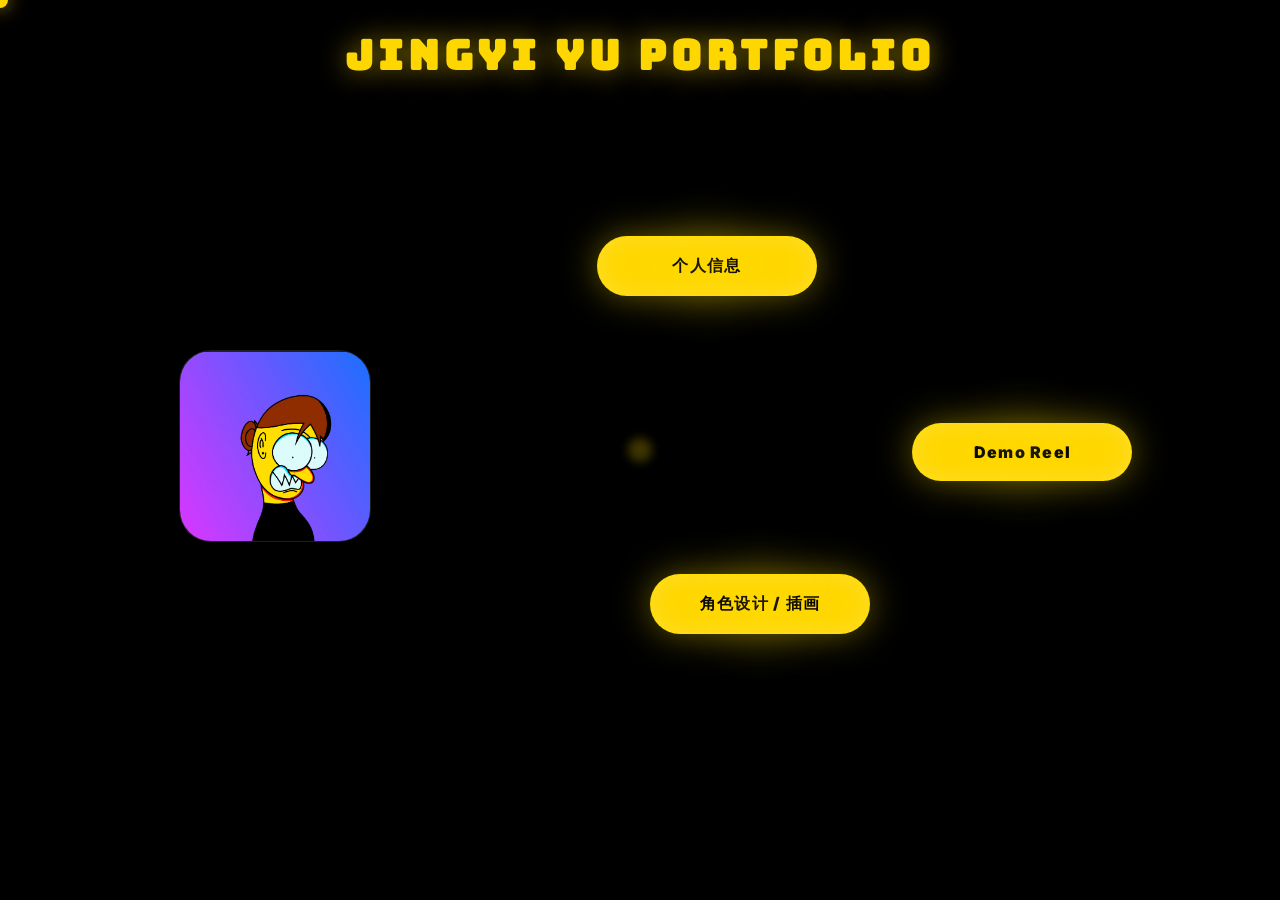
<file: index.html>
<!DOCTYPE html>
<html lang="zh-CN">
<head>
  <meta charset="UTF-8" />
  <meta name="viewport" content="width=device-width, initial-scale=1.0" />
  <title>于靖逸个人作品集</title>
  <link rel="preconnect" href="https://fonts.googleapis.com" />
  <link rel="preconnect" href="https://fonts.gstatic.com" crossorigin />
  <link href="https://fonts.googleapis.com/css2?family=Inter:wght@400;500;600;700;800&family=Bungee&display=swap" rel="stylesheet" />
  <link rel="stylesheet" href="style.css" />
</head>
<body>
  <div class="page-overlay"></div>
  <div class="custom-cursor"></div>
  <div class="landing-shell">
    <h1 class="main-title">Jingyi Yu Portfolio</h1>
    <div class="landing-layout">
      <div class="gif-panel">
        <div class="gif-frame">
          <img src="footage/Screenshot 2026-05-30 at 01.31.41.png" alt="作品背景" />
        </div>
      </div>
      <div class="button-panel">
        <a class="ring-button" href="about.html">个人信息</a>
        <a class="ring-button" href="demo.html">Demo Reel</a>
        <a class="ring-button" href="works.html">角色设计 / 插画</a>
      </div>
    </div>
  </div>
  <script src="script.js"></script>
</body>
</html>
</file>
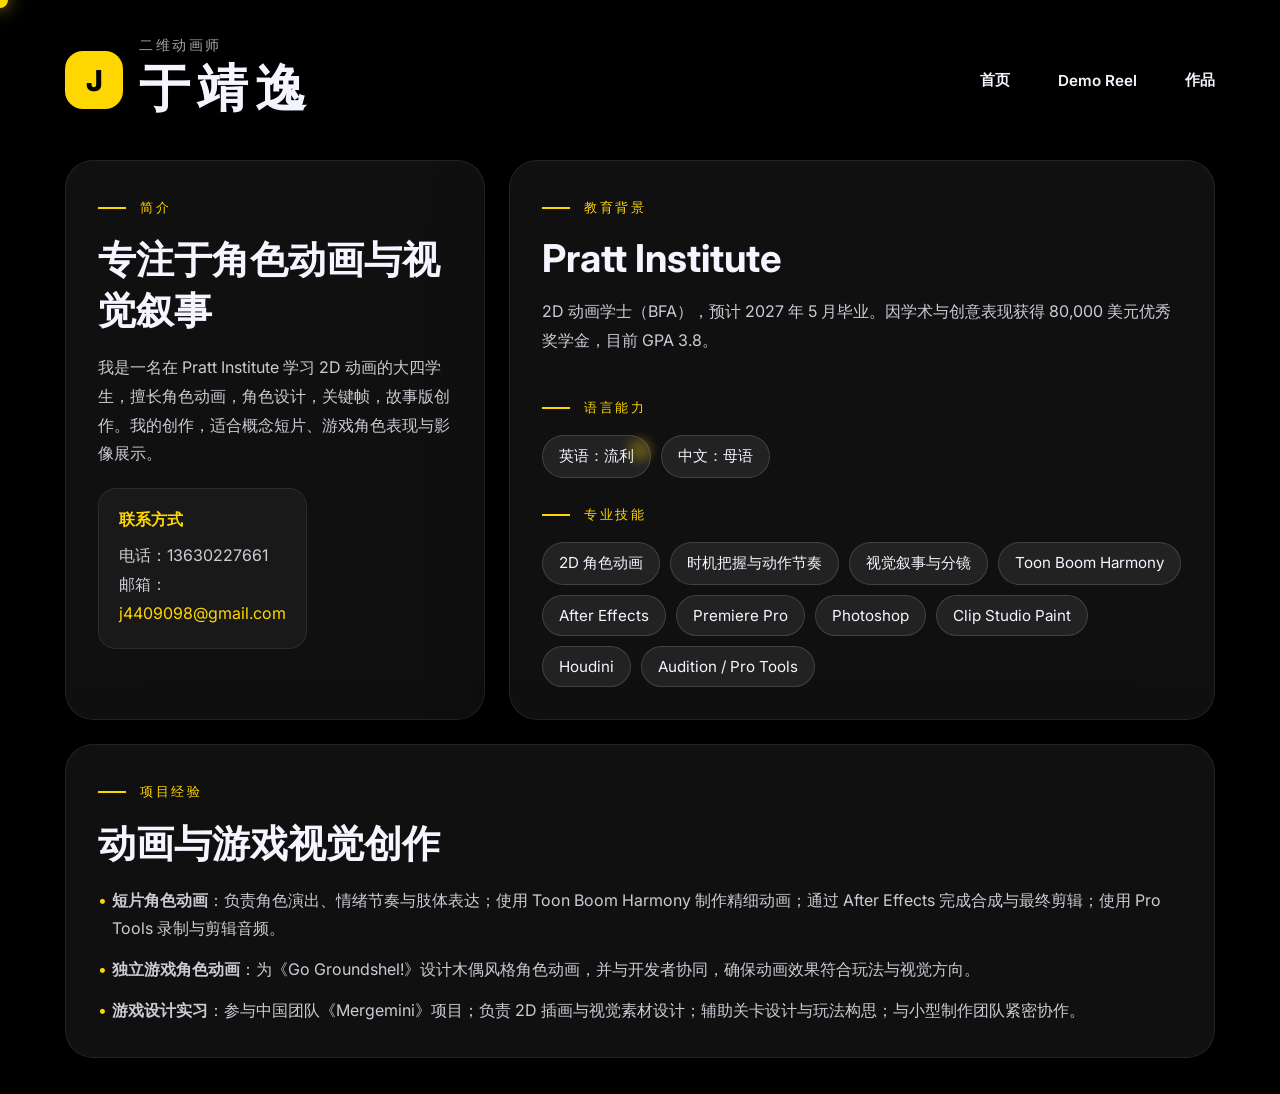
<file: about.html>
<!DOCTYPE html>
<html lang="zh-CN">
<head>
  <meta charset="UTF-8" />
  <meta name="viewport" content="width=device-width, initial-scale=1.0" />
  <title>个人信息 - 于靖逸作品集</title>
  <link rel="preconnect" href="https://fonts.googleapis.com" />
  <link rel="preconnect" href="https://fonts.gstatic.com" crossorigin />
  <link href="https://fonts.googleapis.com/css2?family=Inter:wght@400;500;600;700;800&display=swap" rel="stylesheet" />
  <link rel="stylesheet" href="style.css" />
  <style>
    body { background: #000; }
    .page-shell { min-height: 100vh; display: grid; place-items: center; padding: 36px 24px; color: #f4f5ff; }
    .site-header { width: min(1150px, 100%); display: flex; align-items: center; justify-content: space-between; gap: 20px; margin-bottom: 36px; }
    .brand { display: flex; align-items: center; gap: 16px; }
    .brand-mark { width: 58px; height: 58px; border-radius: 18px; background: #ffd700; color: #000; font-size: 1.8rem; display: grid; place-items: center; font-weight: 800; }
    .brand p { margin: 0; font-size: 0.9rem; letter-spacing: 0.18em; text-transform: uppercase; color: rgba(255,255,255,0.65); }
    .brand h1 { margin: 0; font-size: clamp(2.4rem, 4vw, 3.6rem); font-family: 'Bungee', sans-serif; letter-spacing: 0.14em; }
    .site-nav a { color: #f4f5ff; text-decoration: none; margin-left: 24px; font-weight: 600; transition: color 0.2s ease; }
    .site-nav a:hover { color: #ffd700; }
    .content-shell { width: min(1150px, 100%); display: grid; gap: 24px; }
    .profile-grid { display: grid; grid-template-columns: minmax(320px, 420px) minmax(420px, 1fr); gap: 24px; }
    .profile-card, .detail-card { background: rgba(18,18,18,0.92); border: 1px solid rgba(255,255,255,0.08); border-radius: 28px; box-shadow: 0 24px 80px rgba(0,0,0,0.45); padding: 32px; }
    .section-title { display: inline-flex; align-items: center; gap: 14px; text-transform: uppercase; letter-spacing: 0.2em; font-size: 0.82rem; color: #ffd700; margin-bottom: 18px; }
    .section-title::before { content: ''; width: 28px; height: 2px; background: #ffd700; }
    .detail-card h2, .profile-card h2 { margin: 0 0 16px; font-size: clamp(1.8rem, 3vw, 2.6rem); }
    .detail-card p, .profile-card p, .info-list li { color: rgba(244,245,255,0.82); line-height: 1.8; }
    .info-list { list-style: none; padding: 0; margin: 0; display: grid; gap: 12px; }
    .info-list li { padding-left: 14px; position: relative; }
    .info-list li::before { content: '•'; position: absolute; left: 0; color: #ffd700; }
    .info-row { display: grid; grid-template-columns: 1fr 1fr; gap: 18px; margin-top: 20px; }
    .info-block { background: rgba(255,255,255,0.04); border: 1px solid rgba(255,255,255,0.08); border-radius: 18px; padding: 20px; }
    .info-block h3 { margin: 0 0 10px; color: #ffd700; font-size: 1rem; }
    .info-block p { margin: 0; color: rgba(244,245,255,0.82); }
    .tag-list { display: flex; flex-wrap: wrap; gap: 10px; margin: 0; padding: 0; list-style: none; }
    .tag-list li { background: rgba(255,255,255,0.08); border: 1px solid rgba(255,255,255,0.14); border-radius: 999px; padding: 10px 16px; font-size: 0.95rem; }
    .cta-panel { display: flex; flex-wrap: wrap; justify-content: space-between; gap: 20px; align-items: center; background: rgba(255,255,255,0.04); border: 1px solid rgba(255,255,255,0.08); border-radius: 24px; padding: 28px 32px; margin-top: 16px; }
    .cta-panel p { margin: 0; font-size: 1rem; color: #f4f5ff; }
    .cta-panel a { color: #000; background: #ffd700; padding: 14px 26px; border-radius: 999px; text-decoration: none; font-weight: 700; }
    @media (max-width: 960px) { .profile-grid { grid-template-columns: 1fr; } .info-row { grid-template-columns: 1fr; } }
  </style>
</head>
<body>
  <div class="page-overlay"></div>
  <div class="custom-cursor"></div>
  <div class="page-shell">
    <header class="site-header">
      <div class="brand">
        <span class="brand-mark">J</span>
        <div>
          <p>二维动画师</p>
          <h1>于靖逸</h1>
        </div>
      </div>
      <nav class="site-nav">
        <a href="index.html">首页</a>
        <a href="demo.html">Demo Reel</a>
        <a href="works.html">作品</a>
      </nav>
    </header>

    <main class="content-shell">
      <div class="profile-grid">
        <section class="profile-card">
          <div class="section-title">简介</div>
          <h2>专注于角色动画与视觉叙事</h2>
          <p>我是一名在 Pratt Institute 学习 2D 动画的大四学生，擅长角色动画，角色设计，关键帧，故事版创作。我的创作，适合概念短片、游戏角色表现与影像展示。</p>

          <div class="info-row">
            <div class="info-block">
              <h3>联系方式</h3>
              <p>电话：13630227661</p>
              <p>邮箱：<a href="mailto:j4409098@gmail.com" style="color:#ffd700; text-decoration:none;">j4409098@gmail.com</a></p>
            </div>
          </div>
        </section>

        <section class="detail-card">
          <div class="section-title">教育背景</div>
          <h2>Pratt Institute</h2>
          <p>2D 动画学士（BFA），预计 2027 年 5 月毕业。因学术与创意表现获得 80,000 美元优秀奖学金，目前 GPA 3.8。</p>

          <div class="section-title" style="margin-top: 28px;">语言能力</div>
          <ul class="tag-list">
            <li>英语：流利</li>
            <li>中文：母语</li>
          </ul>

          <div class="section-title" style="margin-top: 28px;">专业技能</div>
          <ul class="tag-list">
            <li>2D 角色动画</li>
            <li>时机把握与动作节奏</li>
            <li>视觉叙事与分镜</li>
            <li>Toon Boom Harmony</li>
            <li>After Effects</li>
            <li>Premiere Pro</li>
            <li>Photoshop</li>
            <li>Clip Studio Paint</li>
            <li>Houdini</li>
            <li>Audition / Pro Tools</li>
          </ul>
        </section>
      </div>

      <section class="detail-card">
        <div class="section-title">项目经验</div>
        <h2>动画与游戏视觉创作</h2>
        <ul class="info-list">
          <li><strong>短片角色动画</strong>：负责角色演出、情绪节奏与肢体表达；使用 Toon Boom Harmony 制作精细动画；通过 After Effects 完成合成与最终剪辑；使用 Pro Tools 录制与剪辑音频。</li>
          <li><strong>独立游戏角色动画</strong>：为《Go Groundshel!》设计木偶风格角色动画，并与开发者协同，确保动画效果符合玩法与视觉方向。</li>
          <li><strong>游戏设计实习</strong>：参与中国团队《Mergemini》项目；负责 2D 插画与视觉素材设计；辅助关卡设计与玩法构思；与小型制作团队紧密协作。</li>
        </ul>
      </section>
    </main>

    
  </div>
  <script src="script.js"></script>
</body>
</html>
</file>
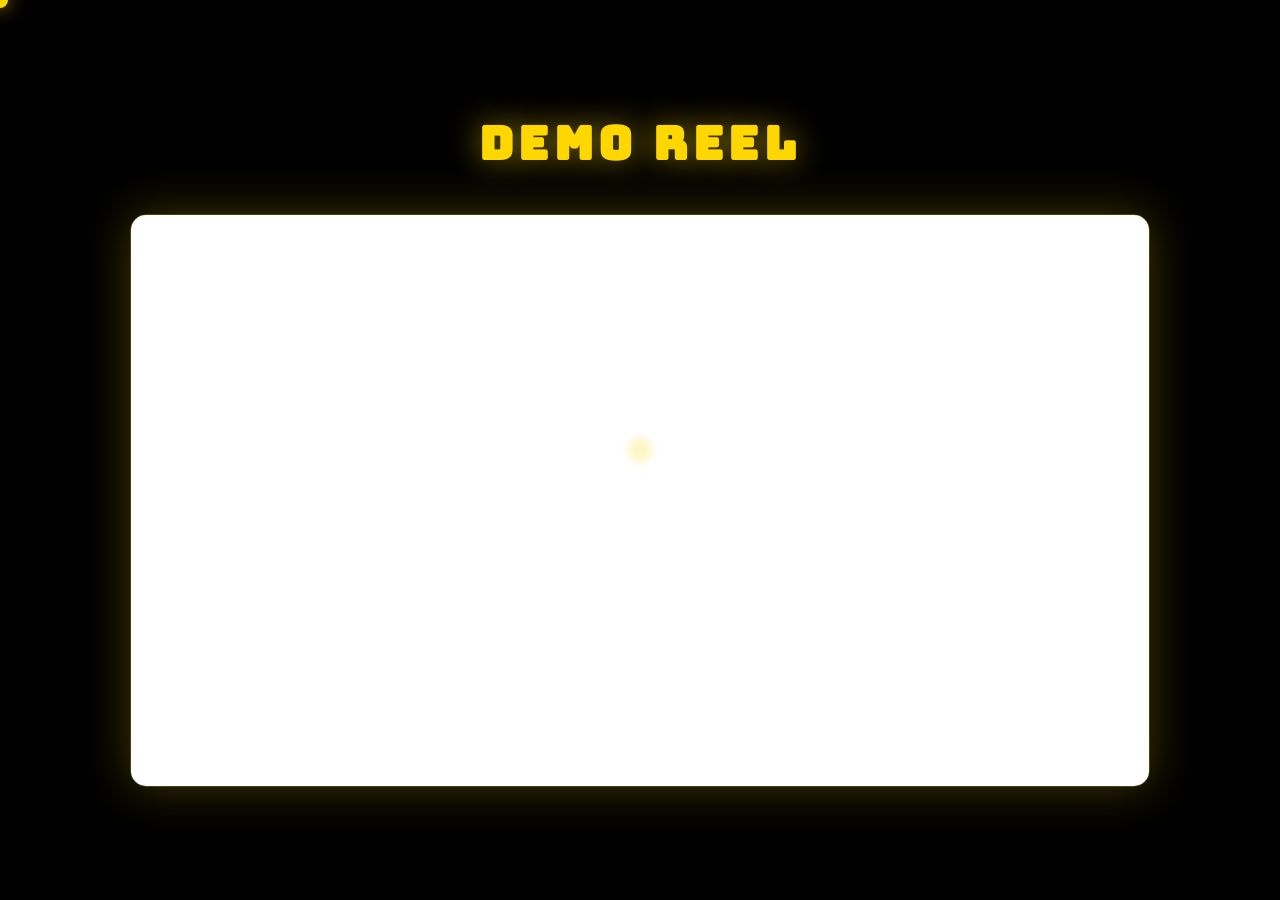
<file: demo.html>
<!DOCTYPE html>
<html lang="zh-CN">
<head>
  <meta charset="UTF-8" />
  <meta name="viewport" content="width=device-width, initial-scale=1.0" />
  <title>Demo Reel - 个人作品集</title>
  <link rel="preconnect" href="https://fonts.googleapis.com" />
  <link rel="preconnect" href="https://fonts.gstatic.com" crossorigin />
  <link href="https://fonts.googleapis.com/css2?family=Inter:wght@400;500;600;700;800&family=Bungee&display=swap" rel="stylesheet" />
  <link rel="stylesheet" href="style.css" />
  <style>
    body {
      background: #000;
    }

    .demo-shell {
      position: relative;
      z-index: 1;
      min-height: 100vh;
      display: grid;
      place-items: center;
      background: #000;
      padding: 32px 20px;
      overflow: hidden;
    }

    .demo-container {
      width: 100%;
      max-width: 1200px;
      display: flex;
      flex-direction: column;
      align-items: center;
      gap: 40px;
    }

    .demo-title {
      color: #ffd700;
      font-size: clamp(2.2rem, 3.6vw, 3.8rem);
      font-weight: 700;
      letter-spacing: 0.12em;
      text-shadow: 0 0 32px rgba(255, 215, 0, 0.55);
      font-family: 'Bungee', sans-serif;
      margin: 0;
      text-align: center;
    }

    .video-container {
      width: 85vw;
      max-width: 85%;
      aspect-ratio: 16 / 9;
      border-radius: 16px;
      overflow: hidden;
      border: 1px solid rgba(255, 223, 0, 0.3);
      box-shadow: 0 0 48px rgba(255, 223, 0, 0.25);
    }

    .video-container video {
      width: 100%;
      height: 100%;
      object-fit: cover;
    }
  </style>
</head>
<body>
  <div class="page-overlay"></div>
  <div class="custom-cursor"></div>
  <div class="demo-shell">
    <div class="demo-container">
      <h1 class="demo-title">Demo Reel</h1>
      <div class="video-container">
        <iframe src="https://player.vimeo.com/video/1196748584" frameborder="0" allow="autoplay; fullscreen; picture-in-picture" allowfullscreen style="width:100%; height:100%;"></iframe>
      </div>
    </div>
  </div>
  <script src="script.js"></script>
</body>
</html>
</file>
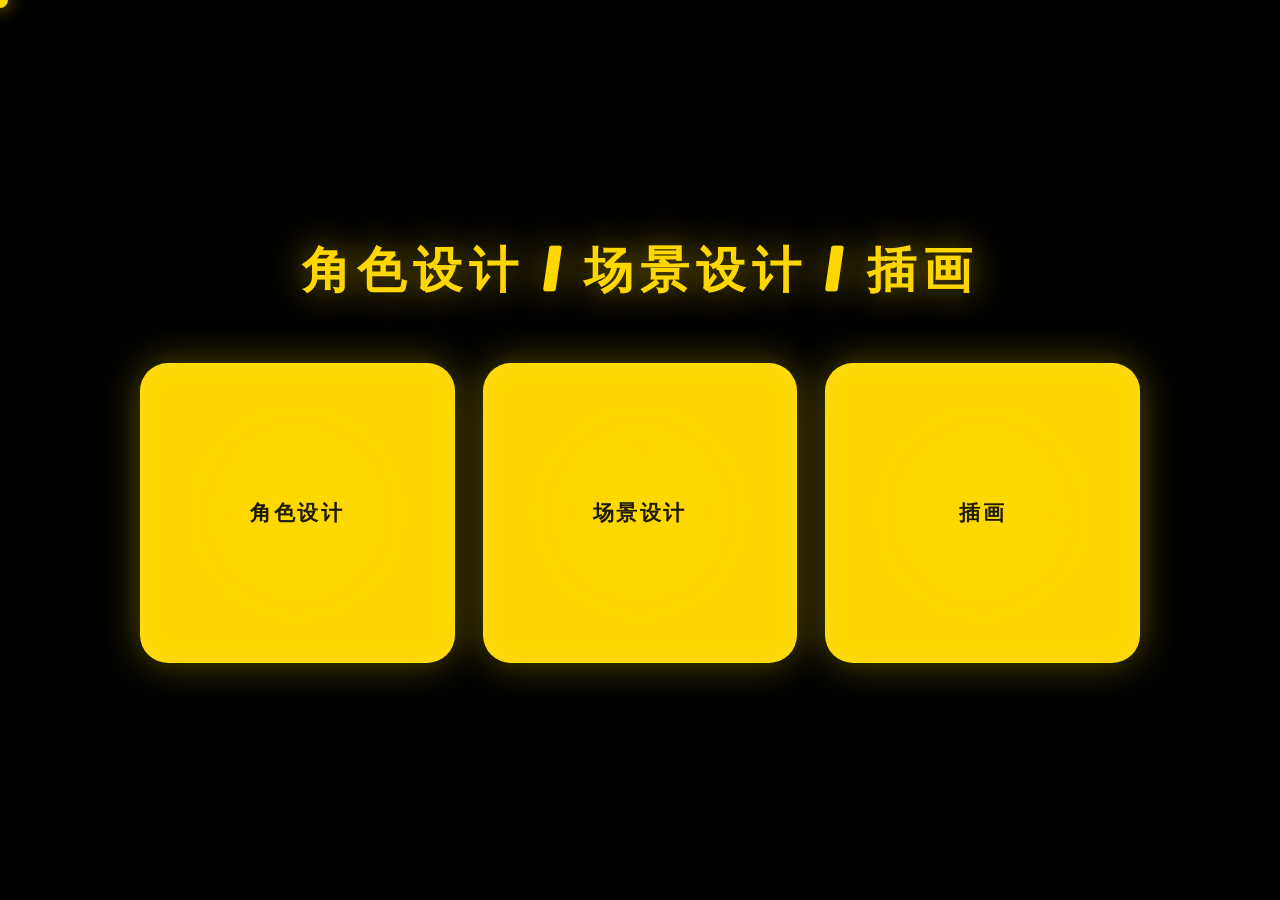
<file: works.html>
<!DOCTYPE html>
<html lang="zh-CN">
<head>
  <meta charset="UTF-8" />
  <meta name="viewport" content="width=device-width, initial-scale=1.0" />
  <title>角色设计/场景设计/插画 - 个人作品集</title>
  <link rel="preconnect" href="https://fonts.googleapis.com" />
  <link rel="preconnect" href="https://fonts.gstatic.com" crossorigin />
  <link href="https://fonts.googleapis.com/css2?family=Inter:wght@400;500;600;700;800&family=Bungee&display=swap" rel="stylesheet" />
  <link rel="stylesheet" href="style.css" />
  <style>
    body {
      background: #000;
    }

    .works-shell {
      position: relative;
      z-index: 1;
      min-height: 100vh;
      display: grid;
      place-items: center;
      padding: 32px 20px;
      overflow: hidden;
      background: #000;
    }

    .works-container {
      width: 100%;
      max-width: 1200px;
      display: flex;
      flex-direction: column;
      align-items: center;
      gap: 60px;
    }

    .works-title {
      color: #ffd700;
      font-size: clamp(2.4rem, 3.8vw, 4rem);
      font-weight: 700;
      letter-spacing: 0.14em;
      text-shadow: 0 0 36px rgba(255, 215, 0, 0.58);
      font-family: 'Bungee', sans-serif;
      margin: 0;
      text-align: center;
    }

    .category-grid {
      display: grid;
      grid-template-columns: repeat(auto-fit, minmax(240px, 1fr));
      gap: 28px;
      width: 100%;
      max-width: 1000px;
    }

    .category-btn {
      position: relative;
      display: inline-flex;
      align-items: center;
      justify-content: center;
      min-height: 300px;
      padding: 32px 28px;
      border: 1.5px solid rgba(255, 223, 0, 0.85);
      border-radius: 28px;
      background: #ffd700;
      color: #000000;
      text-decoration: none;
      font-weight: 900;
      letter-spacing: 0.12em;
      font-size: 1.3rem;
      text-shadow: none;
      box-shadow: 0 0 38px rgba(255, 223, 0, 0.35), inset 0 0 20px rgba(255, 255, 255, 0.12);
      transition: transform 0.28s ease, box-shadow 0.28s ease, filter 0.28s ease;
      z-index: 5;
      animation: categoryFloat 6.8s ease-in-out infinite;
      text-align: center;
      line-height: 1.4;
    }

    .category-btn::after {
      content: '';
      position: absolute;
      inset: -28px;
      border-radius: 28px;
      background: radial-gradient(circle, rgba(255, 223, 0, 0.22), transparent 44%);
      filter: blur(18px);
      opacity: 0.75;
      pointer-events: none;
      transition: opacity 0.28s ease, transform 0.28s ease;
    }

    .category-btn:hover {
      transform: translateY(-16px) scale(1.06);
      box-shadow: 0 0 160px rgba(255, 223, 0, 0.58), inset 0 0 24px rgba(255, 255, 255, 0.96);
      filter: brightness(1.18);
    }

    .category-btn:hover::after {
      transform: scale(1.12);
      opacity: 0.95;
      background: radial-gradient(circle, rgba(255, 223, 0, 0.32), transparent 46%);
    }

    @keyframes categoryFloat {
      0%, 100% {
        transform: translateY(0) scale(1);
      }
      25% {
        transform: translateY(-8px) scale(1.02);
      }
      50% {
        transform: translateY(-4px) scale(1.01);
      }
      75% {
        transform: translateY(-10px) scale(1.02);
      }
    }

    .category-btn:nth-child(1) {
      animation-duration: 6.4s;
      animation-delay: 0s;
    }

    .category-btn:nth-child(2) {
      animation-duration: 7.2s;
      animation-delay: 0.16s;
    }

    .category-btn:nth-child(3) {
      animation-duration: 6.8s;
      animation-delay: 0.32s;
    }

    @media (max-width: 768px) {
      .works-title {
        font-size: clamp(1.8rem, 3vw, 2.6rem);
      }

      .category-grid {
        grid-template-columns: 1fr;
      }

      .category-btn {
        min-height: 240px;
        font-size: 1.1rem;
      }
    }
  </style>
</head>
<body>
  <div class="page-overlay"></div>
  <div class="custom-cursor"></div>
  <div class="works-shell">
    <div class="works-container">
      <h1 class="works-title">角色设计 / 场景设计 / 插画</h1>
      <div class="category-grid">
        <a class="category-btn" href="illustration/index.html?category=character">角色设计</a>
        <a class="category-btn" href="illustration/index.html?category=scene">场景设计</a>
        <a class="category-btn" href="illustration/index.html?category=illustration">插画</a>
      </div>
    </div>
  </div>
  <script src="script.js"></script>
</body>
</html>
</file>
<file: style.css>
:root {
  color-scheme: dark;
  font-family: 'WDXL Lubrifont SC', 'Inter', sans-serif;
  font-size: 16px;
  background: #000;
  color: #eef2ff;
  --bg: #000;
  --surface: rgba(11, 16, 34, 0.90);
  --surface-strong: rgba(14, 20, 44, 0.94);
  --border: rgba(255, 255, 255, 0.1);
  --primary: #7c5cff;
  --primary-soft: rgba(124, 92, 255, 0.18);
  --muted: #9aa3c7;
  --text: #eef2ff;
  --text-strong: #ffffff;
}

@font-face {
  font-family: 'WDXL Lubrifont SC';
  font-style: normal;
  font-weight: 400;
  src: local('WDXL Lubrifont SC');
}

html {
  scroll-behavior: smooth;
}

* {
  box-sizing: border-box;
}

body {
  margin: 0;
  min-height: 100vh;
  background: #000;
  color: var(--text);
  font-family: 'WDXL Lubrifont SC', 'Inter', sans-serif;
  -webkit-font-smoothing: antialiased;
  -moz-osx-font-smoothing: grayscale;
  cursor: none;
}

body::before {
  display: none;
}

.page-overlay {
  position: fixed;
  inset: 0;
  background: #000;
  opacity: 0;
  pointer-events: none;
  transition: opacity 0.42s ease;
  z-index: 30;
}

.page-overlay.active {
  opacity: 1;
  pointer-events: auto;
}

.custom-cursor,
.cursor-trail {
  position: fixed;
  width: 16px;
  height: 16px;
  border-radius: 50%;
  background: #ffd700;
  pointer-events: none;
  transform: translate(-50%, -50%) scale(1);
  transition: transform 0.14s ease;
  z-index: 40;
}

.custom-cursor {
  box-shadow: 0 0 18px rgba(255, 215, 0, 0.7);
  mix-blend-mode: normal;
}

.cursor-trail {
  width: 24px;
  height: 24px;
  background: rgba(255, 215, 0, 0.35);
  filter: blur(5px);
  opacity: 0.7;
  z-index: 39;
  transition: transform 0.16s ease, opacity 0.16s ease;
}

img {
  max-width: 100%;
  display: block;
}

a {
  color: inherit;
  text-decoration: none;
}

.landing-shell {
  position: relative;
  z-index: 1;
  min-height: 100vh;
  display: grid;
  place-items: center;
  padding: 32px 20px 40px;
  overflow: hidden;
}

.main-title {
  position: absolute;
  top: 28px;
  left: 50%;
  transform: translateX(-50%);
  margin: 0;
  color: #ffd700;
  font-size: clamp(2rem, 3.2vw, 3.2rem);
  letter-spacing: 0.12em;
  white-space: nowrap;
  text-shadow: 0 0 28px rgba(255, 215, 0, 0.55);
  font-family: 'Bungee', sans-serif;
  z-index: 10;
}

.brand {
  display: flex;
  align-items: center;
  gap: 14px;
}

.brand-mark {
  width: 56px;
  height: 56px;
  display: grid;
  place-items: center;
  border-radius: 18px;
  background: linear-gradient(135deg, #7c5cff, #02d2ff);
  font-size: 22px;
  font-weight: 800;
  color: #fff;
}

.brand p {
  margin: 0;
  font-size: 0.88rem;
  color: var(--muted);
}

.brand h1 {
  margin: 0;
  font-size: 1.1rem;
  letter-spacing: 0.04em;
}

.site-nav {
  display: flex;
  align-items: center;
  gap: 24px;
  flex-wrap: wrap;
}

.site-nav a {
  color: var(--muted);
  font-size: 0.95rem;
  transition: color 0.2s ease, transform 0.2s ease;
  position: relative;
}

.site-nav a.active,
.site-nav a:hover {
  color: #fff;
}

.site-nav a.active::after,
.site-nav a:hover::after {
  content: '';
  position: absolute;
  left: 0;
  bottom: -8px;
  width: 100%;
  height: 2px;
  background: linear-gradient(135deg, #7c5cff, #03f1ff);
  border-radius: 1px;
}

.landing-layout {
  position: relative;
  width: min(95vw, 1040px);
  max-width: 1120px;
  min-height: 70vh;
  display: grid;
  grid-template-columns: minmax(240px, 24vw) minmax(280px, 42vw);
  gap: clamp(40px, 6vw, 90px);
  align-items: center;
  justify-content: center;
}

.gif-panel {
  display: flex;
  justify-content: flex-start;
  align-items: center;
}

.button-panel {
  position: relative;
  width: 100%;
  min-height: 520px;
  padding: 24px 0;
}

.button-panel .ring-button {
  position: absolute;
  display: inline-flex;
  align-items: center;
  justify-content: center;
  min-width: 220px;
  padding: 18px 30px;
  border: 1px solid rgba(255, 223, 0, 0.95);
  border-radius: 999px;
  background: #ffd700;
  color: #000000;
  text-decoration: none;
  font-weight: 900;
  letter-spacing: 0.08em;
  text-shadow: none;
  box-shadow: 0 0 36px rgba(255, 223, 0, 0.4), inset 0 0 22px rgba(255, 255, 255, 0.18);
  transition: transform 0.24s ease, box-shadow 0.24s ease, filter 0.24s ease;
  z-index: 5;
  animation: floatButton 7.4s ease-in-out infinite both;
  transform: translate(var(--button-offset-x, 0), var(--button-offset-y, 0));
}

.button-panel .ring-button::after {
  content: '';
  position: absolute;
  inset: -26px;
  border-radius: 999px;
  background: radial-gradient(circle, rgba(255, 223, 0, 0.24), transparent 44%);
  filter: blur(20px);
  opacity: 0.78;
  pointer-events: none;
  transition: opacity 0.24s ease, transform 0.24s ease;
}

.button-panel .ring-button:hover {
  transform: translate(var(--button-offset-x, 0), var(--button-offset-y, 0)) translateY(-18px) scale(1.1);
  box-shadow: 0 0 220px rgba(255, 223, 0, 0.72), inset 0 0 28px rgba(255, 255, 255, 0.98);
  filter: brightness(1.22);
}

.button-panel .ring-button:hover::after {
  transform: scale(1.14);
  opacity: 1;
  background: radial-gradient(circle, rgba(255, 223, 0, 0.36), transparent 46%);
}

@keyframes floatButton {
  0%, 100% {
    transform: translate(var(--button-offset-x, 0), var(--button-offset-y, 0)) translateY(0) rotate(0deg) scale(1);
  }
  15% {
    transform: translate(calc(var(--button-offset-x, 0) + 14px), calc(var(--button-offset-y, 0) - 18px)) rotate(-1deg) scale(1.04);
  }
  35% {
    transform: translate(calc(var(--button-offset-x, 0) - 8px), calc(var(--button-offset-y, 0) - 24px)) rotate(1deg) scale(1.03);
  }
  60% {
    transform: translate(calc(var(--button-offset-x, 0) + 10px), calc(var(--button-offset-y, 0) - 10px)) rotate(-0.5deg) scale(1.05);
  }
  80% {
    transform: translate(calc(var(--button-offset-x, 0) - 12px), calc(var(--button-offset-y, 0) - 16px)) rotate(0.8deg) scale(1.02);
  }
}

.button-panel .ring-button:nth-child(1) {
  top: 12%;
  left: 10%;
  --button-offset-x: -24px;
  --button-offset-y: -16px;
  animation-duration: 7.2s;
  animation-delay: 0s;
}

.button-panel .ring-button:nth-child(2) {
  top: 44%;
  left: 62%;
  --button-offset-x: 20px;
  --button-offset-y: 10px;
  animation-duration: 6.4s;
  animation-delay: 0.12s;
}

.button-panel .ring-button:nth-child(3) {
  top: 70%;
  left: 18%;
  --button-offset-x: -14px;
  --button-offset-y: 24px;
  animation-duration: 8.1s;
  animation-delay: 0.28s;
}

.eyebrow {
  text-transform: uppercase;
  letter-spacing: 0.2em;
  font-size: 0.78rem;
  color: #7c5cff;
  margin-bottom: 20px;
}

.hero-copy h2 {
  margin: 0;
  font-size: clamp(3rem, 5vw, 4.4rem);
  line-height: 0.98;
  letter-spacing: -0.04em;
}

.hero-copy p {
  max-width: 620px;
  margin: 22px 0 0;
  line-height: 1.8;
  color: var(--muted);
}

.hero-actions {
  display: flex;
  gap: 18px;
  margin-top: 34px;
  flex-wrap: wrap;
}

.btn {
  display: inline-flex;
  align-items: center;
  justify-content: center;
  gap: 10px;
  padding: 16px 30px;
  border-radius: 999px;
  font-weight: 600;
  transition: transform 0.2s ease, background-color 0.2s ease, color 0.2s ease, box-shadow 0.2s ease;
}

.btn:hover {
  transform: translateY(-1px);
}

.btn-primary {
  background: linear-gradient(135deg, #7c5cff, #03f1ff);
  color: #080816;
}

.btn-secondary {
  border: 1px solid rgba(255, 255, 255, 0.16);
  color: #f4f5ff;
  background: rgba(255, 255, 255, 0.04);
}

.ring-button {
  position: relative;
  display: inline-flex;
  align-items: center;
  justify-content: center;
  min-width: 220px;
  padding: 18px 30px;
  border: 1px solid rgba(255, 255, 255, 0.95);
  border-radius: 999px;
  background: rgba(255, 255, 255, 0.96);
  color: #000000;
  text-decoration: none;
  font-weight: 700;
  letter-spacing: 0.08em;
  text-shadow: none;
  box-shadow: 0 0 36px rgba(255, 223, 0, 0.38), inset 0 0 22px rgba(255, 255, 255, 0.18);
  transition: transform 0.24s ease, box-shadow 0.24s ease, filter 0.24s ease;
  z-index: 5;
  animation: floatButton 7.6s ease-in-out infinite;
  transform: translate(var(--button-offset-x, 0), var(--button-offset-y, 0));
}

.ring-button::after {
  content: '';
  position: absolute;
  inset: -26px;
  border-radius: 999px;
  background: radial-gradient(circle, rgba(255, 223, 0, 0.24), transparent 44%);
  filter: blur(20px);
  opacity: 0.78;
  pointer-events: none;
}

.ring-button:hover {
  transform: translate(var(--button-offset-x, 0), var(--button-offset-y, 0)) translateY(-14px) scale(1.07);
  box-shadow: 0 0 128px rgba(255, 223, 0, 0.52), inset 0 0 22px rgba(255, 255, 255, 0.96);
  filter: brightness(1.1);
}

@keyframes floatButton {
  0%, 100% {
    transform: translate(var(--button-offset-x, 0), var(--button-offset-y, 0)) translateY(0) scale(1);
  }
  20% {
    transform: translate(calc(var(--button-offset-x, 0) + 2px), calc(var(--button-offset-y, 0) - 10px)) scale(1.03);
  }
  45% {
    transform: translate(calc(var(--button-offset-x, 0) - 1px), calc(var(--button-offset-y, 0) - 14px)) scale(1.04);
  }
  65% {
    transform: translate(calc(var(--button-offset-x, 0) + 1px), calc(var(--button-offset-y, 0) - 8px)) scale(1.02);
  }
  85% {
    transform: translate(calc(var(--button-offset-x, 0) - 2px), calc(var(--button-offset-y, 0) - 12px)) scale(1.03);
  }
}

.button-panel .ring-button:nth-child(1) {
  --button-offset-x: -20px;
  --button-offset-y: -12px;
  animation-duration: 7.1s;
  animation-delay: 0s;
}

.button-panel .ring-button:nth-child(2) {
  --button-offset-x: 16px;
  --button-offset-y: 8px;
  animation-duration: 6.2s;
  animation-delay: 0.14s;
}

.button-panel .ring-button:nth-child(3) {
  --button-offset-x: -10px;
  --button-offset-y: 24px;
  animation-duration: 8.5s;
  animation-delay: 0.33s;
}

.gif-frame {
  width: 15vw;
  min-width: 160px;
  max-width: 240px;
  aspect-ratio: 1 / 1;
  border-radius: 32px;
  overflow: hidden;
  border: 1px solid rgba(255, 255, 255, 0.12);
  box-shadow: 0 36px 110px rgba(0, 0, 0, 0.6);
  display: grid;
  place-items: center;
  background: #000;
}

.gif-frame img {
  width: 100%;
  height: 100%;
  object-fit: cover;
}

.section-surface {
  padding: 80px 0;
  margin-top: 24px;
  background: rgba(8, 12, 30, 0.92);
  border-radius: 36px;
  border: 1px solid rgba(255, 255, 255, 0.06);
  box-shadow: 0 30px 90px rgba(5, 8, 20, 0.18);
}

.page-panel {
  padding: 48px 42px;
  background: rgba(11, 16, 34, 0.94);
  border-radius: 34px;
  border: 1px solid rgba(255, 255, 255, 0.08);
  box-shadow: 0 34px 106px rgba(2, 6, 18, 0.3);
}

.panel-header {
  display: grid;
  gap: 10px;
  margin-bottom: 34px;
}

.panel-header span {
  color: #7c5cff;
  letter-spacing: 0.18em;
  font-size: 0.89rem;
  text-transform: uppercase;
}

.panel-header h2 {
  margin: 0;
  font-size: clamp(2.2rem, 4vw, 3.2rem);
}

.panel-body {
  display: grid;
  gap: 24px;
  color: var(--muted);
  line-height: 1.85;
}

.info-grid {
  display: grid;
  grid-template-columns: repeat(2, minmax(0, 1fr));
  gap: 24px;
}

.info-grid h3 {
  margin: 0 0 12px;
  color: var(--text-strong);
}

.info-grid ul {
  margin: 0;
  padding-left: 18px;
  list-style: disc;
}

.demo-panel {
  display: grid;
  grid-template-columns: 1.1fr 0.9fr;
  gap: 32px;
}

.video-card {
  min-height: 380px;
  border-radius: 32px;
  overflow: hidden;
  background: linear-gradient(180deg, rgba(4, 7, 18, 0.96), rgba(13, 15, 40, 0.90));
  border: 1px solid rgba(255, 255, 255, 0.08);
  display: grid;
  place-items: center;
}

.demo-copy ul {
  margin: 24px 0 0;
  padding-left: 20px;
  list-style: disc;
  color: var(--muted);
}

.section-header {
  display: grid;
  gap: 14px;
  max-width: 760px;
  margin-bottom: 48px;
}

.section-header span {
  color: #7c5cff;
  font-size: 0.9rem;
  letter-spacing: 0.16em;
}

.section-header h3 {
  margin: 0;
  font-size: clamp(2rem, 3vw, 2.8rem);
}

.demo-grid {
  display: grid;
  grid-template-columns: 1fr 1.1fr;
  gap: 32px;
  align-items: center;
}

.demo-text p {
  color: var(--muted);
  line-height: 1.8;
}

.demo-text ul {
  margin: 28px 0 0;
  padding-left: 20px;
  color: var(--muted);
  list-style: disc;
  line-height: 1.85;
}

.video-card {
  border-radius: 32px;
  overflow: hidden;
  min-height: 360px;
  background: linear-gradient(180deg, rgba(17, 24, 58, 0.98), rgba(12, 16, 36, 0.9));
  border: 1px solid rgba(255, 255, 255, 0.08);
  display: grid;
  place-items: center;
}

.video-placeholder {
  width: 100%;
  height: 100%;
  display: grid;
  place-items: center;
  color: #aab2d1;
  font-size: 1.2rem;
  letter-spacing: 0.08em;
  text-transform: uppercase;
  background: linear-gradient(135deg, rgba(124, 92, 255, 0.15), transparent 40%);
}

.portfolio-grid {
  display: grid;
  grid-template-columns: repeat(3, minmax(0, 1fr));
  gap: 24px;
}

.portfolio-card {
  display: flex;
  flex-direction: column;
  gap: 24px;
  min-height: 320px;
  padding: 24px;
  background: rgba(255, 255, 255, 0.04);
  border: 1px solid rgba(255, 255, 255, 0.07);
  border-radius: 28px;
  transition: transform 0.3s ease, border-color 0.3s ease;
}

.portfolio-card:hover {
  transform: translateY(-6px);
  border-color: rgba(124, 92, 255, 0.28);
}

.portfolio-media {
  flex: 1;
  border-radius: 24px;
  background: linear-gradient(135deg, rgba(124, 92, 255, 0.4), rgba(0, 217, 255, 0.12));
  box-shadow: inset 0 0 0 1px rgba(255, 255, 255, 0.06);
}

.portfolio-copy h4 {
  margin: 0;
  font-size: 1.15rem;
}

.portfolio-copy p {
  margin: 10px 0 0;
  color: var(--muted);
  line-height: 1.75;
}

.site-footer {
  margin-top: 64px;
  padding: 44px 34px;
  display: flex;
  justify-content: space-between;
  align-items: center;
  gap: 24px;
  background: rgba(255, 255, 255, 0.05);
  border: 1px solid rgba(255, 255, 255, 0.08);
  border-radius: 28px;
  backdrop-filter: blur(14px);
}

.site-footer p {
  margin: 0;
  font-weight: 600;
  color: var(--text-strong);
}

.site-footer a {
  color: #7c5cff;
  font-weight: 700;
}

@media (max-width: 960px) {
  .hero {
    grid-template-columns: 1fr;
  }
  .hero-visual {
    justify-content: center;
  }
  .demo-grid,
  .portfolio-grid {
    grid-template-columns: 1fr;
  }
}

@media (max-width: 680px) {
  .page-shell {
    padding: 24px 16px 32px;
  }
  .site-header {
    flex-direction: column;
    align-items: flex-start;
  }
  .hero {
    gap: 24px;
  }
  .site-nav {
    gap: 14px;
  }
  .site-footer {
    flex-direction: column;
    align-items: flex-start;
  }
}
</file>
